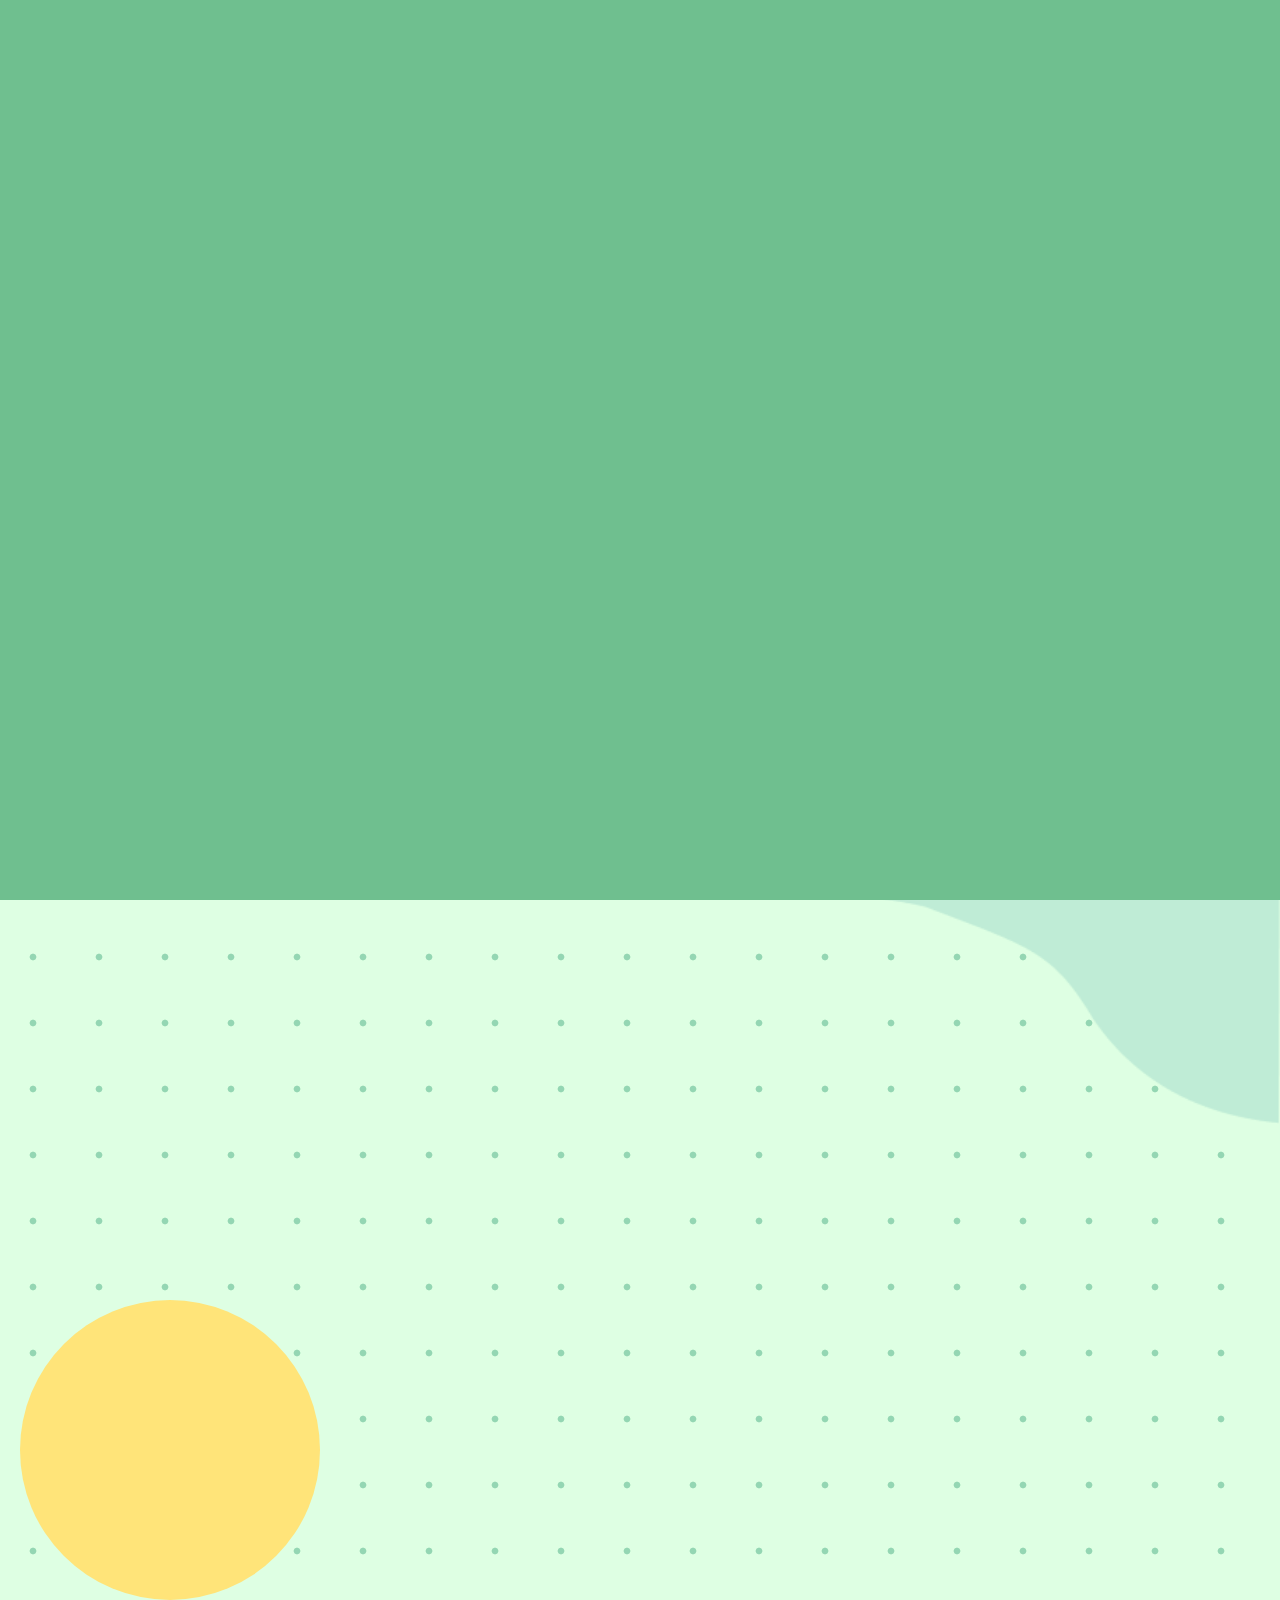
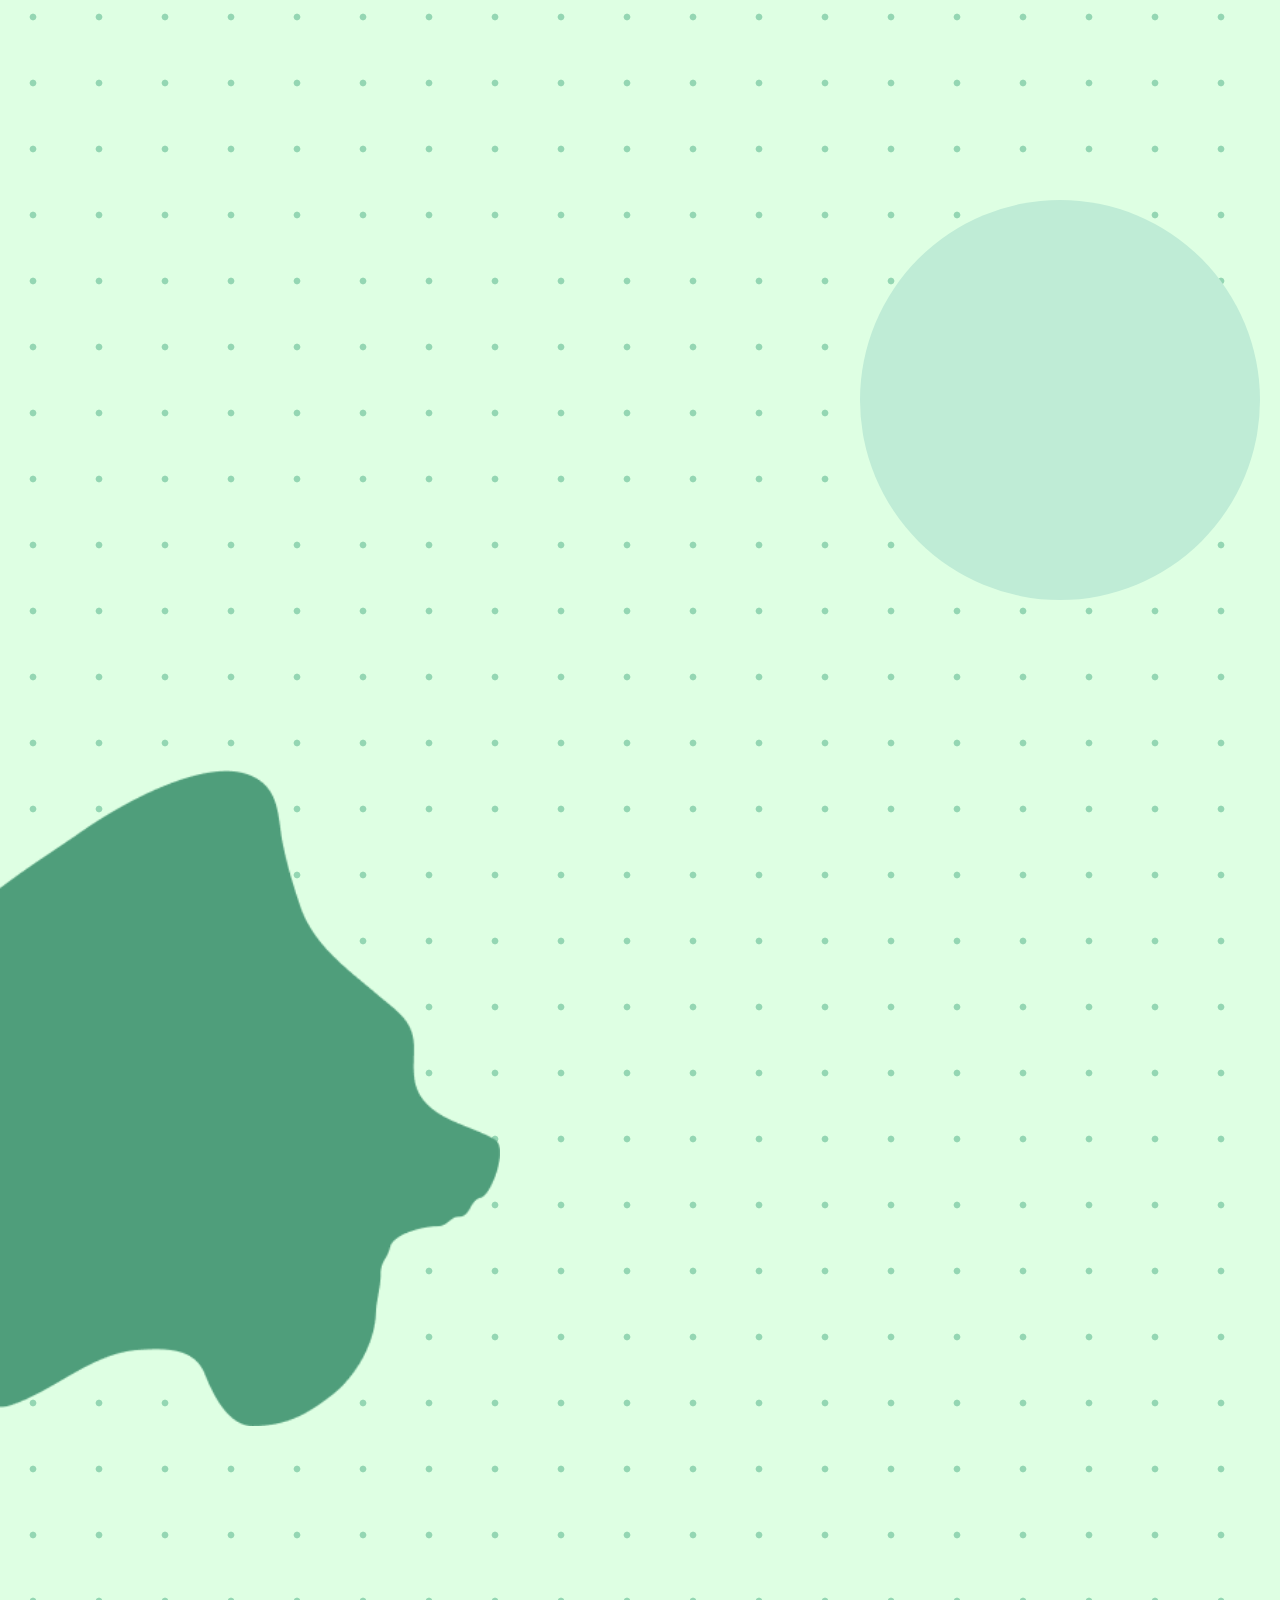
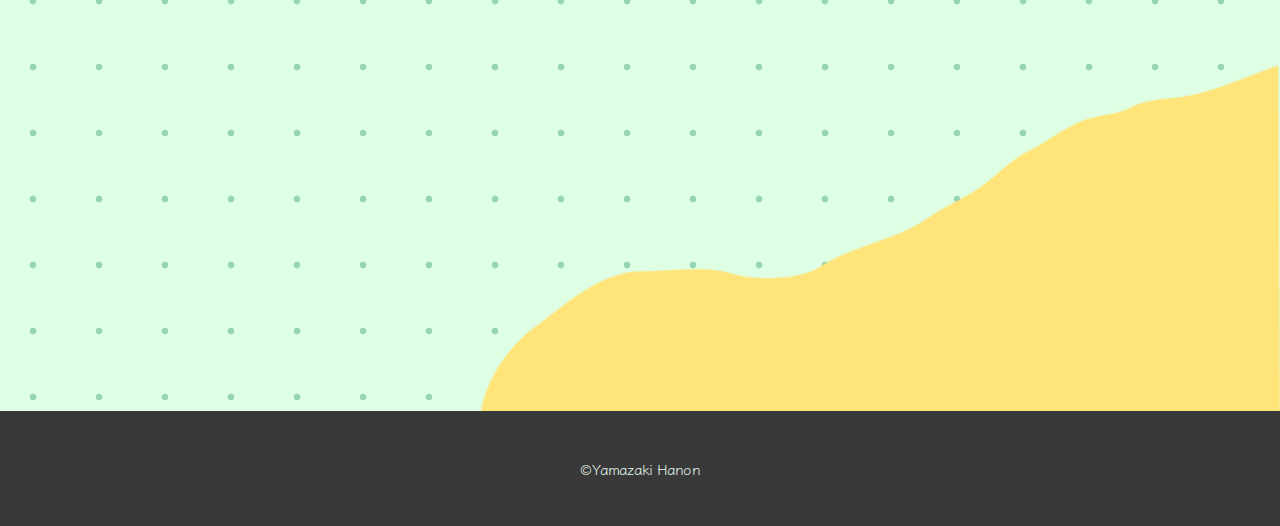
<file: index.html>
<!DOCTYPE html>
<html lang="ja">

<head>
    <meta charset="UTF-8">
    <meta name="viewport" content="width=device-width, initial-scale=1.0">
    <link rel="stylesheet" href="css/reset.css">
    <link rel="stylesheet" href="css/index.css">
    <title>Yamazaki Hanon</title>
</head>

<body>
    <div id="splash">
        <div id="splash_logo"><img src="images/logo.png" class="fadeUp" alt="loading"></div>
    </div>
    <div id="container">
    </div>
    <header id="header-wrapper">
        <!-- ハンバーガーメニューのボタン -->
        <div class="openbtn" onclick="toggleMenu()">
            <span></span>
            <span></span>
            <span></span>
        </div>

        <div class="sp-header">
            <img class="sp-logo" src="images/logo.png">
            <!-- 右寄せナビ -->
            <nav id="nav-menu">
                <ul class="header-nav">
                    <li><a href="#hero-area">Top</a></li>
                    <li><a href="profile.html#header-warraper">Profile</a></li>
                    <li><a href="work.html#header-warraper">Work</a></li>
                </ul>
            </nav>
        </div>
        <!-- 左寄せヒーローエリア -->
        <div class="kasaneru">
            <div class="hero-line">
            </div>
            <div id="hero-area">
            </div>
            <img src="images/logo.png" alt="logo">
        </div>
    </header>

    <div>
        <main>
            <!-- 作品一覧エリア -->
            <section id="work" class="fadein">
                <div class="background-line">
                    <div class="h2">
                        <h2>Work</h2><span>作品一覧</span>
                    </div>
                    <!-- 作品 -->
                    <div class="work-item work01">
                        <div>
                            <img class="pc-img02" src="images/work03-pc.png">
                        </div>
                        <div class="work-note">
                            <p class="year">2025年</p>
                            <p class="work-name">Boulangerie HAL (授業内課題)</p>
                        </div>
                    </div>
                    <div class="work-item work02">
                        <div class="display">
                            <img class="pc-img01" src="images/work01-pc.png">
                            <img class="sp-img01" src="images/work01-sp.png">
                        </div>
                        <div class="work-note">
                            <p class="year">2024年</p>
                            <p class="work-name">チアダンスチーム CHEER JUCIE</p>
                        </div>
                    </div>
                    <!-- view more -->
                    <div class="more display-center">
                        <a href="work.html#header-wrapper" class="more-display">
                            <p>view more</p>
                            <img src="images/arrow.png">
                        </a>
                    </div>
                </div>
            </section>

            <!-- プロフィールエリア -->
            <section id="profile" class="fadein">
                <div class="background-line">
                    <div class="h2">
                        <h2>Profile</h2><span>プロフィール</span>
                    </div>
                    <!-- プロフィール -->
                    <div class="display">
                        <img class="profile-img">
                        <div class="profile-note">
                            <h3 class="my-name">山崎 葉音 <span>(やまざき はのん)</span></h3>
                            <p class="profile-more">愛知県出身<br>HAL名古屋WEB学科在学中</p>
                            <p class="profile-more">メインビジュアルは実家で飼っている犬</p>
                        </div>
                    </div>
                    <div class="more display-right">
                        <a href="profile.html#header-wrapper" class="more-display">
                            <p>view more</p>
                            <img src="images/arrow.png">
                        </a>
                    </div>
                </div>
            </section>

            <!-- jQuery -->
            <script src="https://code.jquery.com/jquery-3.4.1.min.js"
                integrity="sha256-CSXorXvZcTkaix6Yvo6HppcZGetbYMGWSFlBw8HfCJo=" crossorigin="anonymous"></script>
            <!-- 自作のjs -->
            <script src="js/index.js"></script>

            <!-- 背景の図形 -->
            <div class="background">
                <div class="background-shapes">
                    <div class="circle01"></div>
                    <div class="circle02"></div>
                    <img class="background-img01" src="images/vector01-01.png">
                    <img class="background-img02" src="images/vector01-02.png">
                    <img class="background-img03" src="images/vector01-03.png">
                </div>
            </div>
        </main>
        <!-- フッターエリア -->
        <section class="footer-section">
            <footer id="footer">
                <p class="small-text">©Yamazaki Hanon</p>
            </footer>
        </section>
    </div>
</body>

</html>
</file>
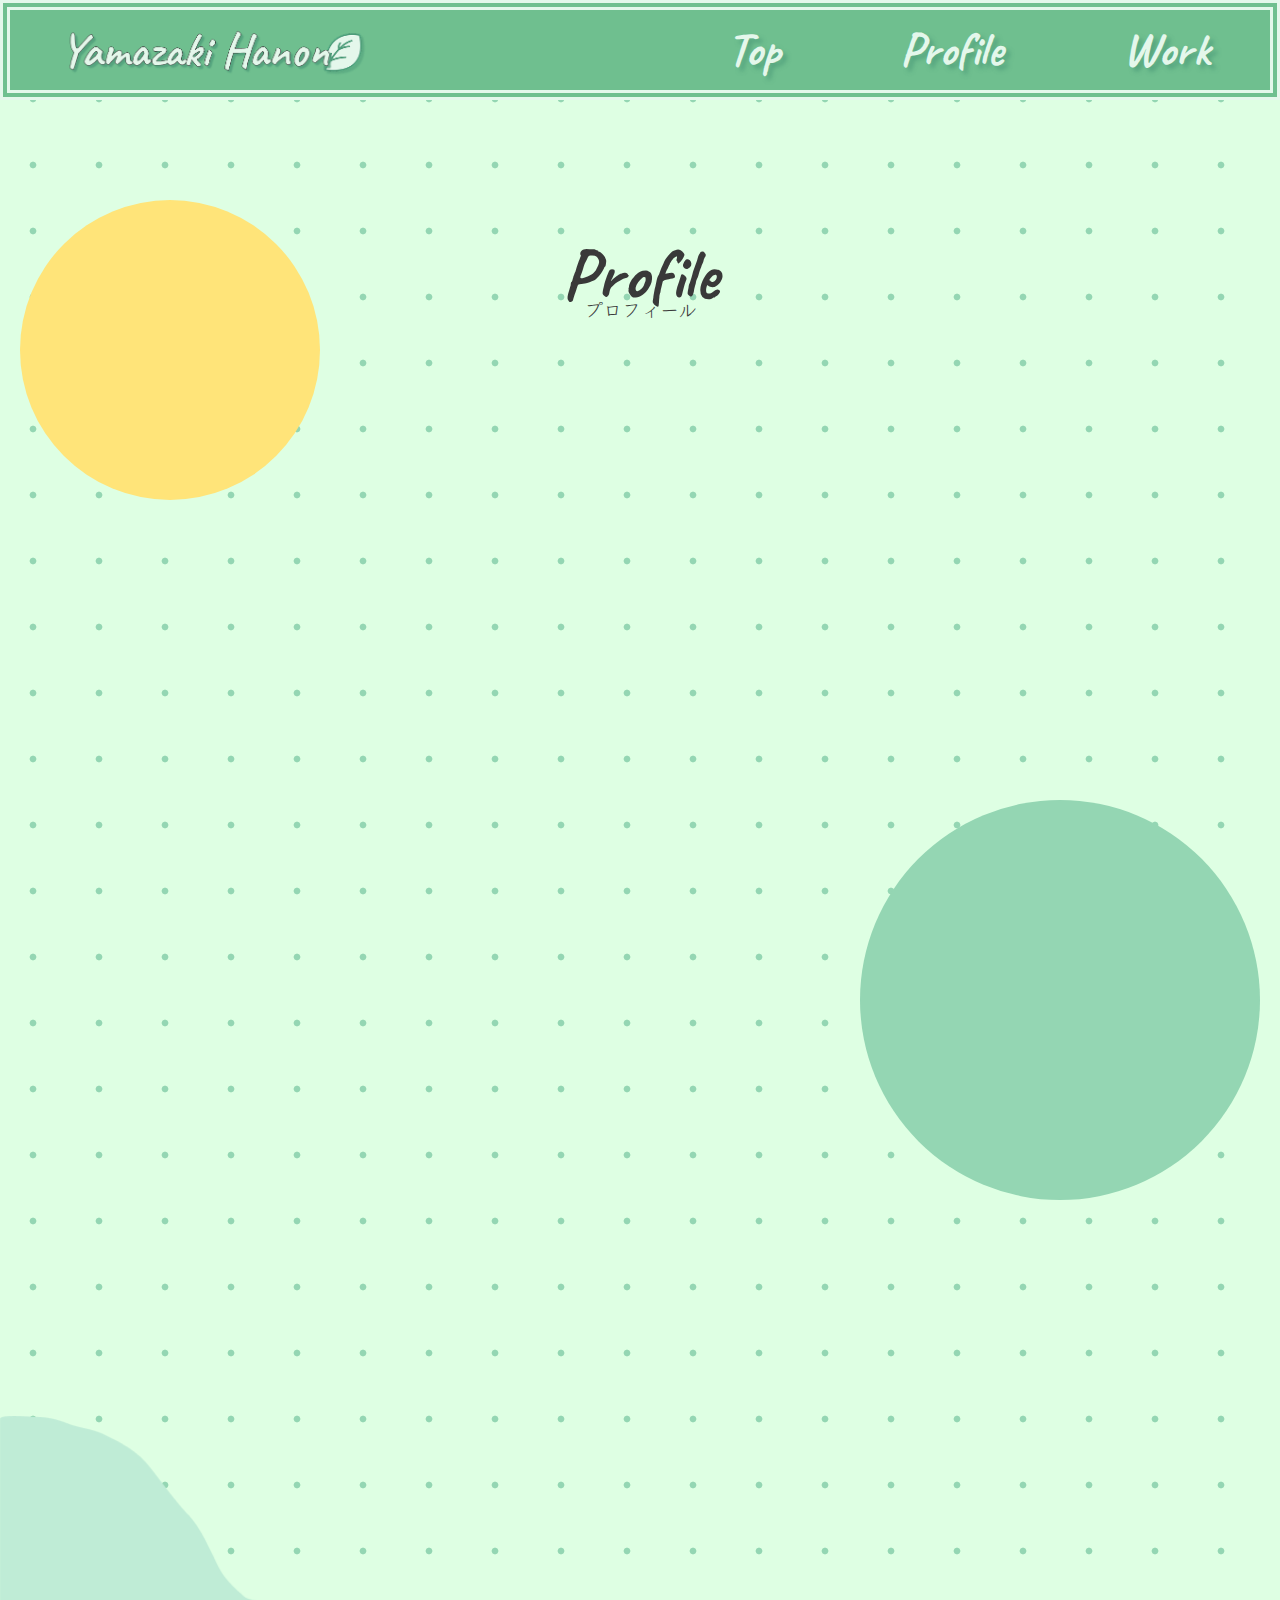
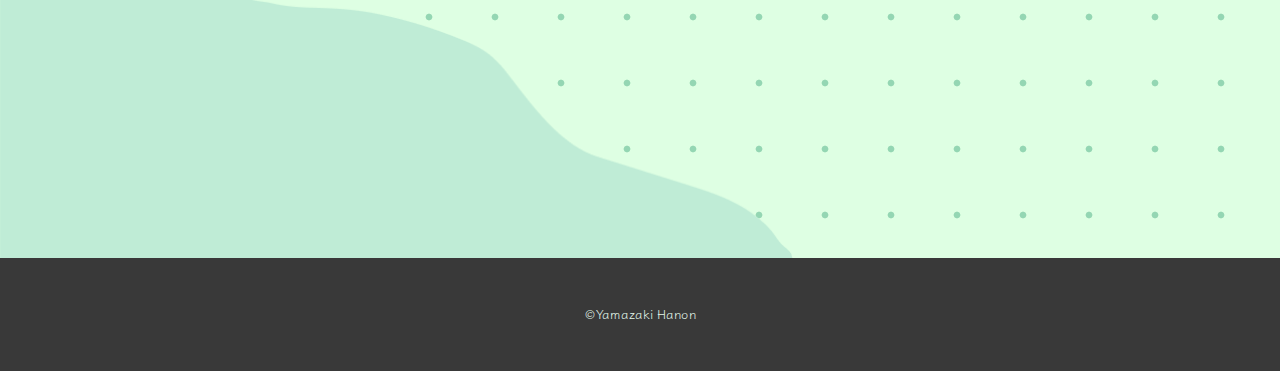
<file: profile.html>
<!DOCTYPE html>
<html lang="ja">

<head>
    <meta charset="UTF-8">
    <meta name="viewport" content="width=device-width, initial-scale=1.0">
    <link rel="stylesheet" href="css/reset.css">
    <link rel="stylesheet" href="css/style.css">
    <link rel="stylesheet" href="css/profile.css">
    <title>Yamazaki Hanon | Profile</title>
</head>

<body>
    <header id="header-wrapper">
        <!-- ハンバーガーメニューのボタン -->
        <div class="openbtn" onclick="toggleMenu()">
            <span></span>
            <span></span>
            <span></span>
        </div>
        <!-- 横並びナビ -->
        <h1 class="logo">
            <a href="index.html#hero-area">
                <img src="images/logo.png" alt="Yamazaki Hanon">
            </a>
        </h1>
        <nav id="nav-menu">
            <ul class="header-nav">
                <li><a href="index.html#hero-area">Top</a></li>
                <li><a href="profile.html#header-warraper">Profile</a></li>
                <li><a href="work.html#header-warraper">Work</a></li>
            </ul>
        </nav>
    </header>

    <div>
        <main>
            <!-- 作品一覧エリア -->
            <section id="profile">
                <div>
                    <div class="h2">
                        <h2>Profile</h2><span>プロフィール</span>
                    </div>
                    <!-- 作品 -->
                    <div class="profile-item">
                        <div class="display fadein">
                            <img class="profile-img">
                            <div class="profile-note">
                                <h3 class="my-name">山崎 葉音 <span>(やまざき はのん)</span></h3>
                                <div class="profile01">
                                    <div class="profile-display">
                                        <p class="profile-more">出身：</p>
                                        <p class="profile-more2">愛知県</p>
                                    </div>

                                    <div class="profile-display">
                                        <p class="profile-more">趣味：</p>
                                        <p class="profile-more2">読書、音楽鑑賞、ダンス</p>
                                    </div>

                                    <div class="profile-display">
                                        <p class="profile-more">検定：</p>
                                        <p class="profile-more2">Webデザイナー検定ベーシック</p>
                                    </div>

                                    <div class="profile-display">
                                        <p class="profile-more">受賞：</p>
                                        <div class="profile-more2">
                                            <p>2024年前期HAL3校合同学内コンテスト銅賞</p>
                                            <p>2024年後期HAL3校合同学内コンテスト構成力賞</p>
                                            <p>HAL EVENT WEEK　デザイン賞</p>
                                        </div>
                                    </div>
                                </div>
                                <div>
                                    <p class="profile-more2">メインビジュアルは実家で飼っている犬</p>
                                    <p class="profile-more2">クラス委員長を1年間、レク委員を経験した</p>
                                </div>
                                <!-- <p class="mail">mail:yamazaki.hanon20050809@gmail.com</p> -->
                            </div>
                        </div>
                    </div>
                    <div class="profile-item fadein">
                        <ul class="timeline">
                            <li class="timeline-item">
                                <p class="year">2005 8月</p>
                                <p class="content">
                                    愛知県で生まれる
                                </p>
                            </li>
                            <li class="timeline-item">
                                <p class="year">2021 4月</p>
                                <p class="content">
                                    名古屋市立名古屋商業高等学校に入学
                                </p>
                            </li>
                            <li class="timeline-item">
                                <p class="year">2024 3月</p>
                                <p class="content">
                                    名古屋市立名古屋商業高等学校を卒業、情報処理について学んだ
                                </p>
                            </li>
                            <li class="timeline-item">
                                <p class="year">2024 4月</p>
                                <p class="content">HAL名古屋Web学科に入学</p>
                            </li>
                            <li class="timeline-item">
                                <p class="year">2026 3月</p>
                                <p class="content">HAL名古屋Web学科卒業見込み</p>
                            </li>
                        </ul>
                    </div>
                    <div class="profile-item fadein">
                        <!-- <div>
                            <img class="pc-img02" src="images/work02-pc.png">
                        </div> -->
                        <div class="word-note">
                            <p class="word-title">◇使用可能なツール・言語</p>
                            <p class="word">・Visual Studio Code / HTML / CSS / Java Script / PHP</p>
                            <p class="word">・Adobe Photoshop / Adobe illustrator</p>
                            <p class="word">・Microsoft Word / Microsoft Excel / Microsoft PowerPoint</p>
                        </div>
                    </div>
                </div>
            </section>

            <!-- フッターエリア -->
            <section class="footer-section">
                <footer id="footer">
                    <p class="small-text">©Yamazaki Hanon</p>
                </footer>
            </section>

            <!-- 背景の図形 -->
            <div class="background">
                <div class="background-shapes">
                    <div class="circle01"></div>
                    <div class="circle02"></div>
                    <img class="background-img01" src="images/vector02-01.png">
                </div>
            </div>

            <!-- jQuery -->
            <script src="https://code.jquery.com/jquery-3.4.1.min.js"
                integrity="sha256-CSXorXvZcTkaix6Yvo6HppcZGetbYMGWSFlBw8HfCJo=" crossorigin="anonymous"></script>
            <!-- 自作のjs -->
            <script src="js/main.js"></script>
        </main>
    </div>
</body>

</html>
</file>
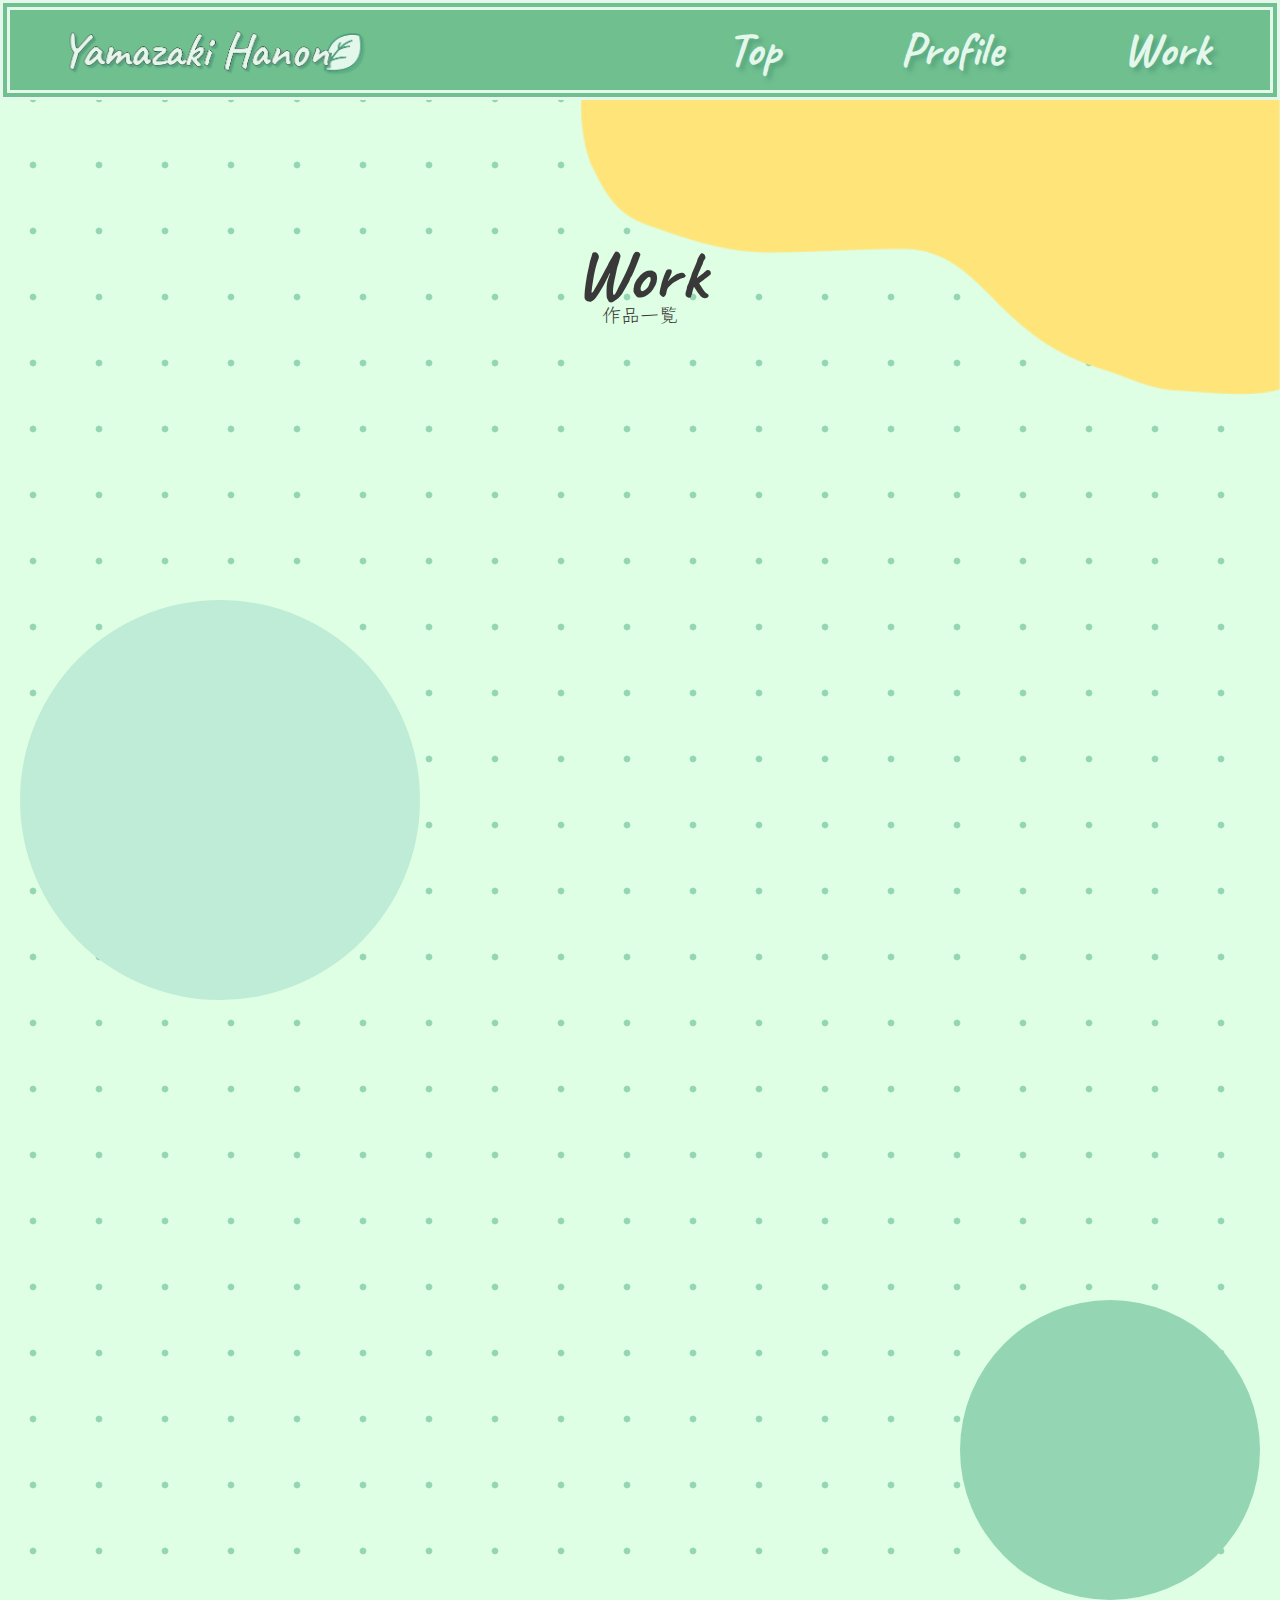
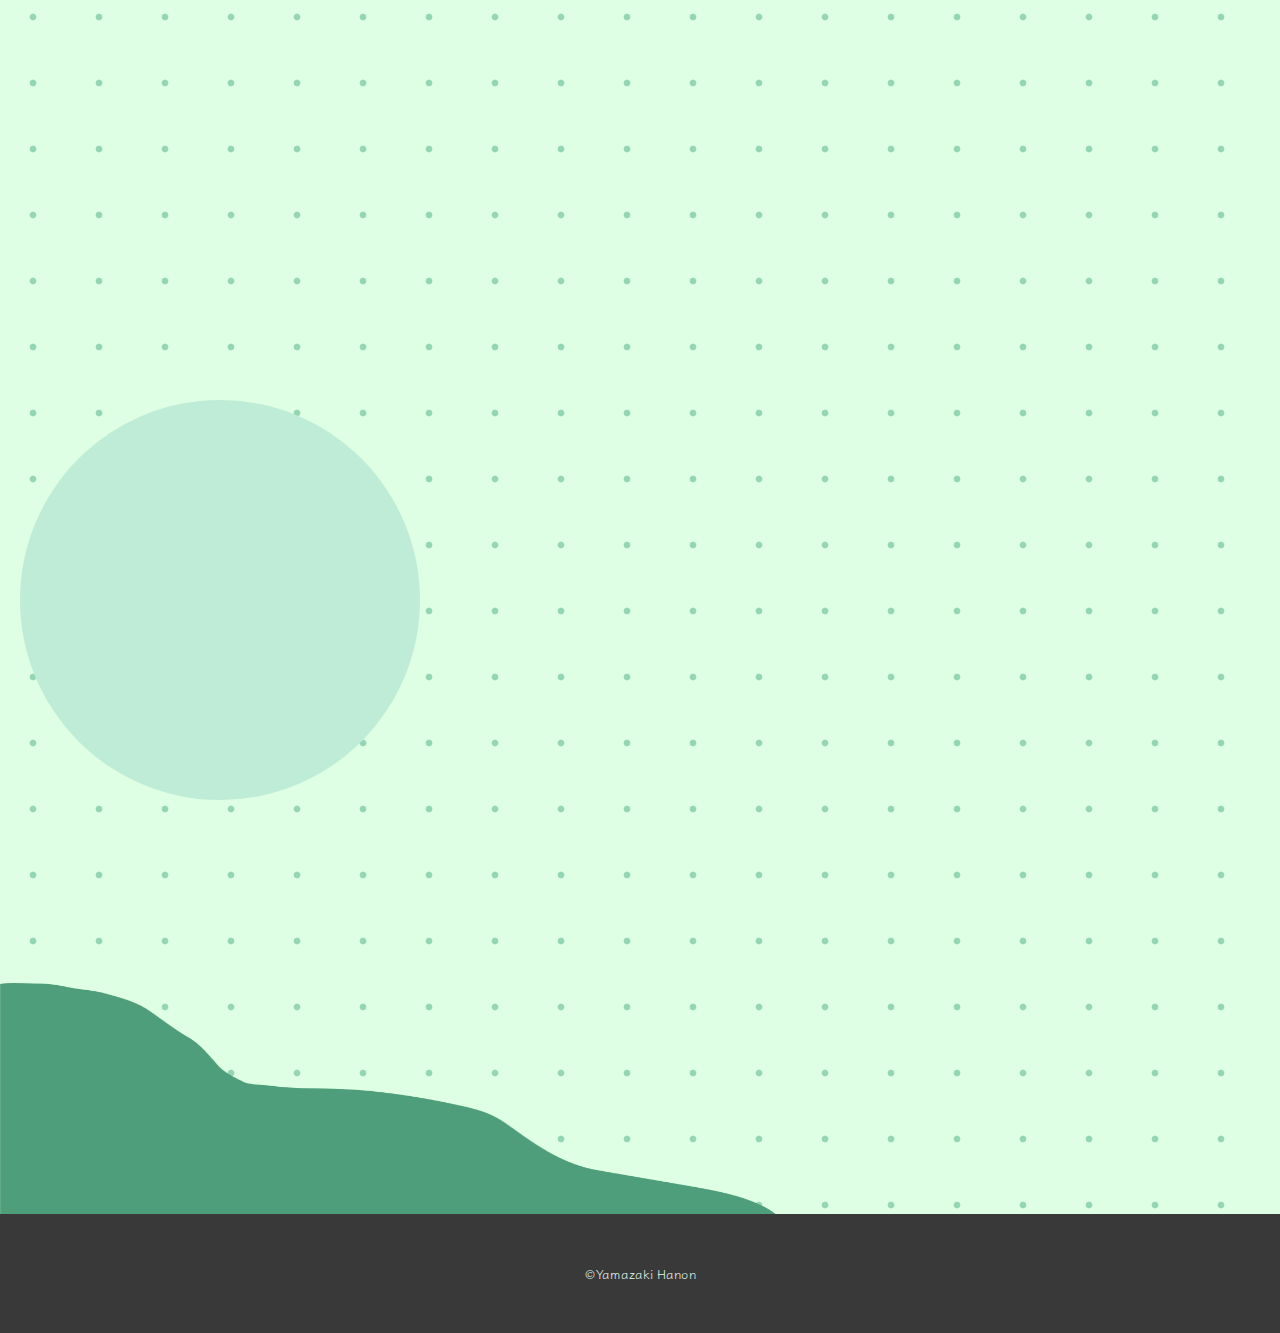
<file: work.html>
<!DOCTYPE html>
<html lang="ja">

<head>
    <meta charset="UTF-8">
    <meta name="viewport" content="width=device-width, initial-scale=1.0">
    <link rel="stylesheet" href="css/style.css">
    <link rel="stylesheet" href="css/work.css">
    <title>Yamazaki Hanon | Work</title>
</head>

<body>
    <header id="header-wrapper">
        <!-- ハンバーガーメニューのボタン -->
        <div class="openbtn" onclick="toggleMenu()">
            <span></span>
            <span></span>
            <span></span>
        </div>
        <!-- 横並びナビ -->
        <h1 class="logo">
            <a href="index.html#hero-area">
                <img src="images/logo.png" alt="Yamazaki Hanon">
            </a>
        </h1>
        <nav id="nav-menu">
            <ul class="header-nav">
                <li><a href="index.html#hero-area">Top</a></li>
                <li><a href="profile.html#header-warraper">Profile</a></li>
                <li><a href="work.html#header-warraper">Work</a></li>
            </ul>
        </nav>
    </header>

    <div>
        <main>
            <!-- 作品一覧エリア -->
            <section id="work">
                <div class="h2">
                    <h2>Work</h2><span>作品一覧</span>
                </div>
                <!-- 作品 -->
                <div class="work-item fadein">
                    <div>
                        <img class="pc-img02" src="images/work03-pc.png">
                    </div>
                    <ul class="accordion-area">
                        <li class="work-note">
                            <section>
                                <div class="title">
                                    <p class="year">2025年</p>
                                    <h3 class="work-name"><a href="work03/index.html" target="_blank">Boulangerie HAL
                                            (授業内課題)</a></h3>
                                </div>
                                <div class="box">
                                    <div class="overview1">
                                        <h4 class="overview-title">＜作品概要＞</h4>
                                        <p>作業ツール：Visual Studio Code(HTML、CSS、JS)</p>
                                        <p>作業時間：約40時間</p>
                                        <p>ターゲットユーザー：</p>
                                        <p>30代〜40代の代官山エリア在住・在勤の30代〜50代の男女。質の高い食品を求める層。</p>
                                    </div>
                                    <div class="overview2">
                                        <p>学校の課題で制作したサイトでレスポンシブ対応の作品です。</p>
                                        <p>
                                            30～50代の男女がターゲット層なので、あまり派手な色はつかわずに、シンプルで温かみのある茶色やベージュ色を使いました。
                                            大人っぽい雰囲気をだすため、フォントは明朝体を使いました。
                                        </p>
                                    </div>
                                </div>
                            </section>
                        </li>
                    </ul>
                </div>

                <div class="work-item fadein">
                    <div class="display">
                        <img class="pc-img01" src="images/work01-pc.png">
                        <img class="sp-img01" src="images/work01-sp.png">
                    </div>
                    <ul class="accordion-area">
                        <li class="work-note">
                            <section>
                                <div class="title">
                                    <p class="year">2024年</p>
                                    <h3 class="work-name"><a href="https://hanon809.github.io/hanon809-work02.github.io-/" target="_blank">
                                            チアダンスチーム CHEER JUCIE</a></h3>
                                </div>
                                <div class="box overview">
                                    <div class="overview1">
                                        <h4 class="overview-title">＜作品概要＞</h4>
                                        <p>作業ツール：Visual Studio Code(HTML、CSS、JS、PHP)、PhotoShop</p>
                                        <p>作業時間：約70時間</p>
                                        <p>ターゲットユーザー：ダンスを習いたい3歳～18歳の女の子または親</p>

                                    </div>
                                    <div class="overview2">
                                        <p>学校で行われた就職プレゼンテーションに向けて制作したサイトでレスポンシブ対応の作品です。</p>
                                        <p>
                                            私の伯母がやっているダンスチームなのできちんと許可を得て制作をしました。
                                            長久手市で活動をしているチアダンスチームCHEER JUCIEのサイトです。様々な情報を知ることができるサイトで、お問い合わせもすることができます。
                                            色をたくさん使うことで楽しい雰囲気を表しています。
                                            通っている生徒はみんな女の子なので、かわいらしい雰囲気を出すために画像の角を丸くしたり、角が丸いフォントを使用しました。
                                        </p>
                                    </div>
                                </div>
                            </section>
                        </li>
                    </ul>
                </div>


                <div class="work-item fadein">
                    <div>
                        <img class="pc-img02" src="images/work02-pc.png">
                    </div>
                    <ul class="accordion-area">
                        <li class="work-note">
                            <section>
                                <div class="title">
                                    <p class="year">2024年</p>
                                    <h3 class="work-name"><a href="https://hanon809.github.io/hanon809-work01.github.io-/" class="sp-link"
                                            target="_blank">Cafe de PARIS (授業内課題)</a></h3>
                                </div>
                                <div class="box overview">
                                    <div class="overview1">
                                        <h4 class="overview-title">＜作品概要＞</h4>
                                        <p>作業ツール：Visual Studio Code(HTML、CSS)</p>
                                        <p>作業時間：約30時間</p>
                                        <p>ターゲットユーザー：20代～30代の男女がメイン</p>
                                    </div>
                                    <div class="overview2">
                                        <p>学校の課題で制作したサイトです。</p>
                                        <p>
                                            20～30代の男女がターゲット層なので明るく温かみを感じるデザインを意識しました。
                                            温かみを感じるデザインにするために、白色をベースにヘッダーを茶色、明るさを表現するためにあしらいなどにたくさんの色を使いました。
                                            また、柔らかさをだすためにフォントは丸ゴシックを使いました。
                                        </p>
                                    </div>
                                </div>
                            </section>
                        </li>
                    </ul>
                </div>
            </section>

            <!-- フッターエリア -->
            <section class="footer-section">
                <footer id="footer">
                    <p class="small-text">©Yamazaki Hanon</p>
                </footer>
            </section>

            <!-- 背景の図形 -->
            <div class="background">
                <div class="background-shapes">
                    <div class="circle01"></div>
                    <div class="circle02"></div>
                    <div class="circle03"></div>
                    <img class="background-img01" src="images/vector03-01.png">
                    <img class="background-img02" src="images/vector03-02.png">
                </div>
            </div>

            <!-- jQuery -->
            <script src="https://code.jquery.com/jquery-3.4.1.min.js"
                integrity="sha256-CSXorXvZcTkaix6Yvo6HppcZGetbYMGWSFlBw8HfCJo=" crossorigin="anonymous"></script>
            <!-- 自作のjs -->
            <script src="js/main.js"></script>
        </main>
    </div>
</body>

</html>
</file>
<file: css/index.css>
@charset "utf-8";

/* 基本要素の設定------------------------------------------------------------ */
/* Google Fontから */
@import url('https://fonts.googleapis.com/css2?family=Caveat:wght@400..700&family=Kiwi+Maru:wght@300;400;500&family=Noto+Serif+JP:wght@200..900&family=Sawarabi+Mincho&family=Zen+Maru+Gothic:wght@700&display=swap');
@import url('https://fonts.googleapis.com/css2?family=Caveat:wght@400..700&family=Kiwi+Maru:wght@300;400;500&family=Klee+One&family=Noto+Serif+JP:wght@200..900&family=Sawarabi+Mincho&family=Zen+Maru+Gothic:wght@700&display=swap');

html{
    font-size: 16px;
}

* {
    margin: 0;
    padding: 0;
    text-decoration: none;
    list-style: none;
    box-sizing: border-box;
    font-family: "Klee One", serif;
    color: #393939;
}

/* 共通 ------------------------------------------------------------- */
/* 背景 */
body {
    position: relative;
    background-image: url(../images/doodad.png);
    background-size: auto;
}

/* フェードイン */
.fadein {
    opacity: 0;
    transform: translateY(-50px);
    transition: opacity 0.6s ease-out, transform 0.6s ease-out;
}

/* Loading画面 ------------------------------------------------------------ */
#splash {
    position: fixed;
    width: 100%;
    height: 100%;
    z-index: 999;
    background: #6FBF8F;
    text-align: center;
    color: #393939;
}

/* Loading画像中央配置　*/
#splash_logo {
    position: absolute;
    top: 50%;
    left: 50%;
    transform: translate(-50%, -50%);
}

/* Loading アイコンの大きさ設定　*/
#splash_logo img {
    width: 400px;
}

/* fadeUpをするアイコンの動き */
.fadeUp {
    animation-name: fadeUpAnime;
    animation-duration: 0.5s;
    animation-fill-mode: forwards;
    opacity: 0;
}

@keyframes fadeUpAnime {
    from {
        opacity: 0;
        transform: translateY(100px);
    }

    to {
        opacity: 1;
        transform: translateY(0);
    }
}

/* ヘッダー----------------------------------------------------------------- */
#header-wrapper {
    position: relative;
    z-index: 100;
    width: 100%;
    height: 100vh;
    margin: 0 auto;
}

/* 点線 */
.hero-line {
    position: absolute;
    top: 0;
    right: 0;
    bottom: 0;
    left: 0;
    z-index: 1;
    width: 98%;
    height: 96vh;
    margin: auto;
    border-radius: 10px;
    border: 10px double #E4F7EB;
}

/* ナビ */
nav {
    position: absolute;
    top: 0;
    right: 0;
    width: 25%;
    height: 100vh;
    background-color: #6FBF8F;

}

.header-nav {
    margin: 200px 0;
}

li {
    width: 100%;
    height: auto;
    margin-bottom: 100px;
    text-align: center;
    line-height: .7;
}

li a {
    color: #E4F7EB;
    text-shadow: 4px 4px 4px rgba(79, 158, 123, 0.8);
    font-size: 50px;
    font-family: "Caveat", serif;
    font-weight: 700;
    transition: .4s;
}

li a:hover {
    color: #FFE479;
}

/* ハンバーガーボタンのスタイル */
.openbtn {
    display: none;
    position: fixed;
    top: 20px;
    right: 20px;
    z-index: 101;
    width: 45px;
    height: 40px;
    cursor: pointer;
}

.openbtn span {
    display: block;
    width: 100%;
    height: 5px;
    margin-bottom: 10px;
    border-radius: 5px;
    background-color: #E4F7EB;
    border: .5px solid #393939;
    transition: all 0.4s;
}

.openbtn.active span:nth-of-type(1) {
    transform: translateY(15px) rotate(45deg);
}

.openbtn.active span:nth-of-type(2) {
    opacity: 0;
}

.openbtn.active span:nth-of-type(3) {
    transform: translateY(-15px) rotate(-45deg);
}

/* ヒーローエリア ---------------------------------------------------------- */
#hero-area {
    width: 100%;
    height: 100vh;
    background-image: url(../images/hero.JPEG);
    background-position: left;
    background-size: cover;
}

/* ヒーローエリアに重ねる */
.kasaneru {
    position: relative;
    width: 75%;
}

/* ヒーローエリアに重ねる文字 */
.kasaneru img {
    position: absolute;
    width: 500px;
    bottom: 5%;
    left: 5%;
}

.sp-logo {
    display: none;
}

/* メインコンテンツ共通 ------------------------------------------------------------ */
/* 背景の破線囲み */
.background-line {
    margin: 0;
    padding: 70px 30px;
    border: 10px double #E4F7EB;
    border-radius: 20px;
}

/* view more */
.more {
    width: 240px;
    background-color: #FFE479;
    border-radius: 50px;
    border: 1px solid #000000;
    font-size: 20px;
    transition: .4s;
}

.more-display {
    display: flex;
    justify-content: space-between;
    width: 150px;
    margin: 0 auto;
    padding: 7px 0;
}

.more a {
    color: #393939;
}

.more:hover {
    background-color: #E4F7EB;
    border: 1px solid #4F9E7B;
}

.more img {
    width: 25px;
    aspect-ratio: 1/1;
}

/* work ----------------------------------------------------------------- */
#work {
    width: 1000px;
    margin: 150px auto 0 auto;
    padding: 20px;
    background: #6FBF8F;
    border-radius: 30px;
    box-shadow: 0px 0px 10px rgba(0, 0, 0, 0.5);
}

/* more中央寄せ */
.display-center {
    margin: 0 auto;
}

/* タイトル */
.h2 {
    margin-bottom: 50px;
    text-align: center;
    color: #393939;
}

h2 {
    margin-bottom: -10px;
    font-family: "Caveat", serif;
    font-weight: 700;
    font-size: 70px;
    line-height: 1;
}

/* タイトルの小文字 */
.h2 span {
    font-size: 20px;
}

/* 作品 */
.work-item {
    margin-bottom: 100px;
}

/* displayで横並び */
.display {
    display: flex;
    justify-content: space-between;
    width: 100%;
    height: 320px;
}

/* デザイン(SPあり) */
.pc-img01 {
    width: auto;
    height: 100%;
    border-radius: 10px;
    border: 1px solid black;
    box-shadow: 0 0 10px rgba(0, 0, 0, 0.5);
}

.sp-img01 {
    width: auto;
    height: 100%;
    border-radius: 10px;
    border: 1px solid black;
    box-shadow: 0 0 10px rgba(0, 0, 0, 0.5);
}

/* デザイン(SPなし) */
.pc-img02 {
    width: 100%;
    height: auto;
    border-radius: 10px;
    border: 1px solid black;
    box-shadow: 0 0 10px rgba(0, 0, 0, 0.5);
}

/* 作品詳細 */
.work-note {
    width: 100%;
    margin-top: 30px;
}

/* 作成年 */
.year {
    font-size: 20px;
}

/* 作品名 */
.work-name {
    font-size: 30px;
}

/* プロフィール --------------------------------------------------------------- */
#profile {
    width: 1000px;
    margin: 150px auto 200px auto;
    padding: 20px;
    background: #6FBF8F;
    border-radius: 30px;
    box-shadow: 0px 0px 10px rgba(0, 0, 0, 0.5);
}

.profile-img {
    width: 320px;
    aspect-ratio: 1/1;
    background-image: url(../images/photo.JPEG);
    background-size: cover;
    background-position: bottom;
    border-radius: 50%;
    border: 1px solid black;
    box-shadow: 0 0 10px rgba(79, 158, 123, 0.5);
}

.profile-note {
    width: 520px;
    padding: 40px 0;
}

.my-name {
    margin-bottom: 30px;
    font-size: 50px;
    font-weight: normal;
}

.my-name span {
    font-size: 30px;
}

.profile-more {
    font-size: 30px;
}

/* more 右寄せ */
.display-right {
    margin-left: auto;
}

/* フッター-------------------------------------------------------------------- */
.footer-section {
    position: relative;
    width: 100%;
    height: auto;
}

#footer {
    width: 100%;
    height: auto;
    background-color: #393939;
    font-size: 17px;
}

.small-text {
    padding: 50px;
    text-align: center;
    font-size: 15px;
    color: #E4F7EB;
}

/* 背景の図形 ------------------------------------------------- */
.background {
    position: absolute;
    top: 0;
    right: 0;
    bottom: 0;
    left: 0;
    z-index: -100;
}

.circle01 {
    position: absolute;
    top: 1300px;
    left: 20px;
    z-index: -10;
    width: 300px;
    aspect-ratio: 1/1;
    background-color: #FFE479;
    border-radius: 50%;
}

.circle02 {
    position: absolute;
    top: 1800px;
    right: 20px;
    z-index: -10;
    width: 400px;
    aspect-ratio: 1/1;
    background-color: #BFECD6;
    border-radius: 50%;
}

.background-img01 {
    position: absolute;
    top: 600px;
    right: 0;
    z-index: -10;
    width: 800px;
    height: auto;
}

.background-img02 {
    position: absolute;
    bottom: 700px;
    left: 0;
    z-index: -10;
    width: 500px;
    height: auto;
}

.background-img03 {
    position: absolute;
    bottom: 100px;
    right: 0;
    z-index: -10;
    width: 800px;
    height: auto;
}

/* スマホ対応　 ------------------------------------------------------- */
@media (max-width: 440px) {

    /* ハンバーガーメニュー -------------------------------------------- */
    .openbtn {
        display: block;
    }

    nav {
        display: none;
    }

    /* Loading画面 ------------------------------------------------------------ */
    #splash {
        position: fixed;
        width: 100%;
        height: 100vh;
        z-index: 999;
        background: #6FBF8F;
        text-align: center;
        color: #393939;
    }

    /* Loading画像中央配置　*/
    #splash_logo {
        position: absolute;
        top: 50%;
        left: 50%;
        transform: translate(-50%, -50%);
    }

    /* Loading アイコンの大きさ設定　*/
    #splash_logo img {
        width: 300px;
    }

    /* fadeUpをするアイコンの動き */
    .fadeUp {
        animation-name: fadeUpAnime;
        animation-duration: 0.5s;
        animation-fill-mode: forwards;
        opacity: 0;
    }

    @keyframes fadeUpAnime {
        from {
            opacity: 0;
            transform: translateY(100px);
        }

        to {
            opacity: 1;
            transform: translateY(0);
        }
    }

    /* ヘッダー----------------------------------------------------------------- */
    #header-wrapper {
        position: relative;
        z-index: 100;
        width: 100%;
        height: 100vh;
        margin: 0 auto;
    }

    /* 点線 */
    .hero-line {
        display: none;
    }

    .header-nav {
        display: flex;
        flex-direction: column;
        justify-content: center;
        width: 100%;
        height: 70%;
        margin: 120px 0;
    }

    .header-nav li {
        width: fit-content;
        height: auto;
        margin: auto;
        text-align: center;
        line-height: .7;
    }

    .header-nav li a {
        color: #E4F7EB;
        text-shadow: 4px 4px 4px rgba(79, 158, 123, 0.8);
        font-size: 40px;
        font-family: "Caveat", serif;
        font-weight: 700;
        transition: .4s;
    }

    .header-nav li a:hover {
        color: #FFE479;
    }


    /* ナビゲーションメニューのスタイル（モバイル用） */
    #nav-menu {
        display: none;
        position: fixed;
        top: 0;
        right: 0;
        width: 100%;
        height: 100vh;
        background: #6FBF8F;
        text-shadow: 4px 4px 4px rgba(79, 158, 123, 0.8);
        z-index: 100;
    }

    #nav-menu.active {
        display: block;
    }

    #nav-menu ul li {
        text-align: center;
    }

    #nav-menu ul li a {
        color: #E4F7EB;
        font-weight: 700px;
        font-size: 40px;
    }


    /* ヒーローエリア ---------------------------------------------------------- */
    #hero-area {
        width: 100%;
        height: 100vh;
        background-image: url(../images/hero-sp.JPEG);
        background-position: top;
        background-size: cover;
    }


    /* ヒーローエリアに重ねる */
    .kasaneru {
        position: relative;
        width: 100%;
    }

    /* ヒーローエリアに重ねる文字 */
    .kasaneru img {
        display: none;
    }

    .sp-header {
        position: fixed;
        z-index: 100;
        display: flex;
        justify-content: space-between;
        width: 100%;
        height: 80px;
        /* background-color: #6FBF8F; */
    }

    .sp-logo {
        display: block;
        width: auto;
        height: 100%;
        margin-left: 20px;
        padding: 15px 0;
    }


    /* メインコンテンツ共通 ------------------------------------------------------------ */
    /* 背景の破線囲み */
    .background-line {
        height: auto;
        margin: 0;
        padding: 10px;
        border: 10px double #E4F7EB;
        border-radius: 20px;
    }

    /* view more */
    .more {
        width: 130px;
        height: 40px;
        background-color: #FFE479;
        border-radius: 50px;
        border: 1px solid #000000;
        font-size: 13px;
        transition: .4s;
    }

    .more-display {
        display: flex;
        justify-content: space-between;
        width: 80px;
        margin: auto;
    }

    .more a {
        display: flex;
        margin: auto;
        color: #393939;
    }

    .more:hover {
        background-color: #E4F7EB;
        border: 1px solid #4F9E7B;
    }

    .more img {
        width: 13px;
        aspect-ratio: 1/1;
    }

    /* work ----------------------------------------------------------------- */
    #work {
        width: 90%;
        margin: 80px auto 0 auto;
        padding: 20px;
        background: #6FBF8F;
        border-radius: 30px;
        box-shadow: 0px 0px 10px rgba(0, 0, 0, 0.5);
    }

    /* more中央寄せ */
    .display-center {
        margin: 0 auto;
    }

    /* タイトル */
    .h2 {
        margin: 10px 0;
        text-align: center;
        color: #393939;
    }

    h2 {
        font-family: "Caveat", serif;
        font-weight: 700;
        font-size: 40px;
        line-height: .7;
    }

    /* タイトルの小文字 */
    .h2 span {
        font-size: 15px;
    }

    /* 作品 */
    .work-item {
        margin-bottom: 50px;
    }

    /* displayで横並び */
    .display {
        display: flex;
        justify-content: space-between;
        width: 100%;
        height: 100px;
    }

    /* デザイン(SPあり) */
    .pc-img01 {
        width: auto;
        height: 100%;
        border-radius: 10px;
        border: 1px solid black;
        box-shadow: 0 0 10px rgba(0, 0, 0, 0.5);
    }

    .sp-img01 {
        width: auto;
        height: 100%;
        border-radius: 10px;
        border: 1px solid black;
        box-shadow: 0 0 10px rgba(0, 0, 0, 0.5);
    }

    /* デザイン(SPなし) */
    .pc-img02 {
        width: 100%;
        height: 100%;
        border-radius: 10px;
        border: 1px solid black;
        box-shadow: 0 0 10px rgba(0, 0, 0, 0.5);
    }

    /* 作品詳細 */
    .work-note {
        width: 100%;
        margin-top: 30px;
    }

    /* 作成年 */
    .year {
        font-size: 15px;
    }

    /* 作品名 */
    .work-name {
        font-size: 18px;
    }

    /* プロフィール --------------------------------------------------------------- */
    #profile {
        width: 90%;
        padding: 20px;
        margin: 80px auto 100px auto;
        background: #6FBF8F;
        border-radius: 30px;
        box-shadow: 0px 0px 10px rgba(0, 0, 0, 0.5);
    }

    #profile .display {
        width: 100%;
        height: auto;
        display: flex;
        flex-direction: column;
    }

    .profile-img {
        width: 80%;
        aspect-ratio: 1/1;
        margin: 0 auto;
    }

    .profile-note {
        width: 100%;
        padding: 20px;
    }

    .my-name {
        margin-bottom: 10px;
        font-weight: normal;
        font-size: 25px;
    }

    .my-name span {
        font-size: 12px;
    }

    .profile-more {
        font-size: 17px;
    }

    /* more 右寄せ */
    .display-right {
        margin: 50px auto 0 auto;
    }

    /* フッター-------------------------------------------------------------------- */
    .footer-section {
        position: relative;
        width: 100%;
        height: auto;
    }

    #footer {
        width: 100%;
        height: auto;
        background-color: #393939;
        font-size: 17px;
    }

    .small-text {
        padding: 50px;
        text-align: center;
        font-size: 13px;
        color: #E4F7EB;
    }

    /* 背景の図形 ------------------------------------------------- */
    .background {
        position: absolute;
        top: 0;
        right: 0;
        bottom: 0;
        left: 0;
        z-index: -100;
    }

    .circle01,
    .circle02 {
        display: none;
    }

    .background-img01 {
        position: absolute;
        top: 750px;
        right: 0;
        z-index: -10;
        width: 250px;
        height: auto;
    }

    .background-img02 {
        position: absolute;
        bottom: 700px;
        left: 0;
        z-index: -10;
        width: 250px;
        height: auto;
    }

    .background-img03 {
        position: absolute;
        bottom: 110px;
        right: 0;
        z-index: -10;
        width: 300px;
        height: auto;
    }
}
</file>
<file: css/style.css>
@charset "utf-8";

/* 基本要素の設定------------------------------------------------------------ */
/* Google Fontから */
@import url('https://fonts.googleapis.com/css2?family=Caveat:wght@400..700&family=Kiwi+Maru:wght@300;400;500&family=Noto+Serif+JP:wght@200..900&family=Sawarabi+Mincho&family=Zen+Maru+Gothic:wght@700&display=swap');
@import url('https://fonts.googleapis.com/css2?family=Caveat:wght@400..700&family=Kiwi+Maru:wght@300;400;500&family=Klee+One&family=Noto+Serif+JP:wght@200..900&family=Sawarabi+Mincho&family=Zen+Maru+Gothic:wght@700&display=swap');

html{
    font-size: 16px;
}

* {
    margin: 0;
    padding: 0;
    text-decoration: none;
    list-style: none;
    box-sizing: border-box;
    font-family: "Klee One", serif;
    color: #393939;
}

/* 共通 ------------------------------------------------------------- */
/* 背景 */
body {
    position: relative;
    background-image: url(../images/doodad.png);
    background-size: auto;
}

/* フェードイン */
.fadein {
    opacity: 0;
    transform: translateY(-50px);
    transition: opacity 0.6s ease-out, transform 0.6s ease-out;
}

/* ヘッダー----------------------------------------------------------------- */
#header-wrapper {
    position: relative;
    z-index: 100;
    display: flex;
    justify-content: space-between;
    align-items: center;
    width: 100%;
    height: 100px;
    background-color: #6FBF8F;
    border: 10px double #E4F7EB;
}

.logo {
    width: 400px;
    height: 100px;
}

.logo img {
    height: 100%;
    padding: 20px 50px;
}

#nav-menu {
    margin-right: 0px;
}

.header-nav {
    display: flex;
    justify-content: space-between;
    width: 100%;
    height: 100%;
}

.header-nav li {
    width: fit-content;
    height: auto;
    margin: auto 0;
    padding: 0 60px;
    text-align: center;
    line-height: .7;
}

.header-nav li a {
    color: #E4F7EB;
    text-shadow: 4px 4px 4px rgba(79, 158, 123, 0.8);
    font-size: 3rem;
    font-family: "Caveat", serif;
    font-weight: 700;
    transition: .4s;
}

.header-nav li a:hover {
    color: #FFE479;
}

/* ハンバーガーボタンのスタイル */
.openbtn {
    display: none;
    position: fixed;
    top: 20px;
    right: 20px;
    z-index: 101;
    width: 45px;
    height: 40px;
    cursor: pointer;
}

.openbtn span {
    display: block;
    width: 100%;
    height: 5px;
    margin-bottom: 10px;
    border-radius: 5px;
    background-color: #E4F7EB;
    border: .5px solid #393939;
    transition: all 0.4s;
}

.openbtn.active span:nth-of-type(1) {
    transform: translateY(15px) rotate(45deg);
}

.openbtn.active span:nth-of-type(2) {
    opacity: 0;
}

.openbtn.active span:nth-of-type(3) {
    transform: translateY(-15px) rotate(-45deg);
}

/* メインコンテンツ共通 ------------------------------------------------------------ */
/* タイトル */
.h2 {
    margin-bottom: 50px;
    text-align: center;
    color: #393939;
}

h2 {
    font-family: "Caveat", serif;
    font-weight: 700;
    font-size: 4.5rem;
    line-height: .7;
}

/* タイトルの小文字 */
.h2 span {
    font-size: 1.2rem;
}

/* フッター-------------------------------------------------------------------- */
.footer-section {
    position: relative;
    width: 100%;
    height: auto;
}

#footer {
    width: 100%;
    height: auto;
    background-color: #393939;
    font-size: 1rem;
}

.small-text {
    padding: 50px;
    text-align: center;
    font-size: .8rem;
    color: #E4F7EB;
}

/* 背景の図形 基本設定 ------------------------------------------------- */
.background {
    position: absolute;
    top: 0;
    right: 0;
    bottom: 0;
    left: 0;
    z-index: -100;
}

/* スマホ対応　 ------------------------------------------------------- */
@media (max-width: 440px) {

    /* ハンバーガーメニュー -------------------------------------------- */
    .openbtn {
        display: block;
    }

    nav {
        display: none;
    }

    /* ヘッダー----------------------------------------------------------------- */
    #header-wrapper {
        position: relative;
        z-index: 100;
        display: flex;
        width: 100%;
        height: 70px;
        margin: 0 auto;
        background-color: unset;
        border: none;
    }

    .logo {
        position: fixed;
        top: 0;
        left: 0;
        width: 200px;
        height: 70px;
    }

    .logo img {
        height: 100%;
        padding: 10px;
    }

    /* 点線 */
    .hero-line {
        display: none;
    }

    .header-nav {
        display: flex;
        flex-direction: column;
        justify-content: center;
        width: 100%;
        height: 70%;
        margin: 120px 0;
    }

    .header-nav li {
        width: fit-content;
        height: auto;
        margin: auto;
        text-align: center;
        line-height: .7;
    }

    .header-nav li a {
        color: #E4F7EB;
        text-shadow: 4px 4px 4px rgba(79, 158, 123, 0.8);
        font-size: 40px;
        font-family: "Caveat", serif;
        font-weight: 700;
        transition: .4s;
    }

    .header-nav li a:hover {
        color: #FFE479;
    }

    /* ナビ（モバイル用） */
    #nav-menu {
        display: none;
        position: fixed;
        top: 0;
        right: 0;
        width: 100%;
        height: 100vh;
        margin: 0;
        background: #6FBF8F;
        text-shadow: 4px 4px 4px rgba(79, 158, 123, 0.8);
        z-index: 100;
    }

    #nav-menu.active {
        display: block;
    }

    #nav-menu ul li {
        text-align: center;
    }

    #nav-menu ul li a {
        color: #E4F7EB;
        font-weight: 700px;
        font-size: 40px;
    }

    /* メインコンテンツ共通 ------------------------------------------------------------ */
    /* タイトル */
    .h2 {
        margin: 10px 0;
        text-align: center;
        color: #393939;
    }

    h2 {
        font-family: "Caveat", serif;
        font-weight: 700;
        font-size: 40px;
        line-height: .7;
    }

    /* タイトルの小文字 */
    .h2 span {
        font-size: 15px;
    }

    /* フッター-------------------------------------------------------------------- */
    .footer-section {
        position: relative;
        width: 100%;
        height: auto;
    }

    #footer {
        width: 100%;
        height: auto;
        background-color: #393939;
        font-size: 17px;
    }

    .small-text {
        padding: 50px;
        text-align: center;
        font-size: 13px;
        color: #E4F7EB;
    }

    /* 背景の図形 基本設定 ------------------------------------------------- */
    .background {
        position: absolute;
        top: 0;
        right: 0;
        bottom: 0;
        left: 0;
        z-index: -100;
    }
}
</file>
<file: css/profile.css>
@charset "utf-8";

/* profile ----------------------------------------------------------------- */
#profile {
    width: 75%;
    margin: 150px auto 200px auto;
}

/* 作品 */
.profile-item {
    margin-bottom: 150px;
}

/* displayで横並び */
.display {
    display: flex;
    justify-content: space-between;
    width: 100%;
    height: auto;
}

/* 受賞display */
.profile-display{
    display: flex;
}

/* 氏名 */
.my-name {
    margin-bottom: 30px;
    font-weight: normal;
    font-size: 50px;
}

.my-name span {
    font-size: 30px;
}

/* 顔写真 */
.profile-img {
    width: 320px;
    aspect-ratio: 1/1;
    background-image: url(../images/photo.JPEG);
    background-size: cover;
    background-position: left;
    border-radius: 20px;
    border: 1px solid black;
    box-shadow: 0 0 10px rgba(0, 0, 0, 0.5);
}

.profile-note {
    margin: auto 0 auto 50px;
}

.profile-contest{
    width: 300px;
}

.profile-more {
    width: 90px;
    font-size: 1.8rem;
}

.profile-more2 {
    width: 670px;
    font-size: 1.8rem;
}

.profile01 {
    margin-bottom: 20px;
}

/* タイムライン ------------------------------------------------------------------- */
.timeline {
    position: relative;
    list-style: none;
    padding: 0;
    margin: 0;
}

/* タイムラインの縦線 */
.timeline::before {
    content: "";
    position: absolute;
    top: 0;
    bottom: 0;
    left: 160px;
    width: 4px;
    background-color: #4F9E7B;
}

.timeline-item {
    position: relative;
    margin: 80px 0;
    padding-left: 80px;
}

/* 丸いマーカー */
.timeline-item::before {
    content: "";
    position: absolute;
    left: 150px;
    top: 15px;
    width: 22px;
    aspect-ratio: 1/1;
    background-color: #4F9E7B;
    border-radius: 50%;
}

/* 年のデザイン */
.year {
    font-size: 30px;
    position: absolute;
    left: 0;
    top: 0;
}

/* 本文のデザイン */
.content {
    position: relative;
    left: 120px;
    width: fit-content;
    font-size: 30px;
    color: #393939;
}

/* 使用可能なツール・言語 ----------------------------------------------------------------- */
.word-note {
    width: 100%;
    margin-top: 30px;
}

.word-title {
    font-size: 35px;
}

/* ツール・言語名 */
.word {
    font-size: 30px;
    line-height: 1.7;
}

/* 作品名 */
.work-name {
    font-size: 35px;
}

/* 作品概要 */
.overview {
    margin-top: 15px;
    font-size: 25px;
}

.overview-title {
    font-size: 30px;
}

/* 背景の図形 ------------------------------------------------- */
.circle01 {
    position: absolute;
    top: 200px;
    left: 20px;
    width: 300px;
    aspect-ratio: 1/1;
    background-color: #FFE479;
    border-radius: 50%;
}

.circle02 {
    position: absolute;
    top: 800px;
    right: 20px;
    z-index: -10;
    width: 400px;
    aspect-ratio: 1/1;
    background-color: #94D6B3;
    border-radius: 50%;
}

.background-img01 {
    position: absolute;
    bottom: 100px;
    left: 0;
    z-index: -10;
    width: 800px;
    height: auto;
}

@media (max-width:440px) {

    /* profile ----------------------------------------------------------------- */
    #profile {
        width: 90%;
        margin: 80px auto 100px auto;
    }

    /* 作品 */
    .profile-item {
        margin-bottom: 150px;
    }

    /* displayで横並び */
    .display {
        display: flex;
        flex-direction: column;
        width: 100%;
        height: auto;
    }

    /* 氏名 */
    .my-name {
        margin: 15px 0;
        font-size: 30px;
    }

    .my-name span {
        font-size: 15px;
    }

    /* 顔写真 */
    .profile-img {
        width: 100%;
        height: 250px;
        margin: 0 auto;
    }

    .profile-note {
        width: fit-content;
        margin: 0 auto;
    }

    .profile-more {
        font-size: 20px;
    }

    .profile01 {
        margin-bottom: 10px;
    }

    /* タイムライン ------------------------------------------------------------------- */
    .timeline {
        position: relative;
        list-style: none;
        width: 100%;
        margin: 0;
        /* padding: 10px; */
    }

    /* タイムラインの縦線 */
    .timeline::before {
        display: none;
    }

    /* 丸いマーカー */
    .timeline-item::before {
        display: none;
    }

    .timeline-item {
        position: relative;
        margin: 20px 0;
        padding-left: 80px;
    }


    /* 年のデザイン */
    .year {
        font-size: 20px;
        position: absolute;
        left: 0;
        top: 0;
    }

    /* 本文のデザイン */
    .content {
        position: relative;
        left: 0;
        width: fit-content;
        margin-left: 20px;
        font-size: 20px;
        color: #393939;
    }

    /* 使用可能なツール・言語 ----------------------------------------------------------------- */
    .word-note {
        width: 100%;
        margin-top: 30px;
    }

    .word-title {
        font-size: 20px;
    }

    /* ツール・言語名 */
    .word {
        font-size: 17px;
        line-height: 1.7;
    }

    /* 背景の図形 ------------------------------------------------- */
    .circle01 {
        position: absolute;
        top: 100px;
        left: 20px;
        width: 100px;
        aspect-ratio: 1/1;
        background-color: #FFE479;
        border-radius: 50%;
    }

    .circle02 {
        position: absolute;
        top: 800px;
        right: 20px;
        z-index: -10;
        width: 200px;
        aspect-ratio: 1/1;
        background-color: #94D6B3;
        border-radius: 50%;
    }

    .background-img01 {
        position: absolute;
        bottom: 100px;
        left: 0;
        z-index: -10;
        width: 300px;
        height: auto;
    }
}
</file>
<file: css/work.css>
@charset "utf-8";

/* work ----------------------------------------------------------------- */
#work {
    width: 1000px;
    margin: 150px auto 200px auto;
}

/* 作品 */
.work-item {
    margin-bottom: 150px;
}

/* displayで横並び */
.display {
    display: flex;
    justify-content: space-between;
    width: 100%;
    height: 380px;
    margin: 0 0 40px 0;
}

/* デザイン(SPあり) */
.pc-img01 {
    width: auto;
    height: 100%;
    border-radius: 10px;
    border: 1px solid black;
    box-shadow: 0 0 10px rgba(0, 0, 0, 0.5);
}

.sp-img01 {
    width: auto;
    height: 100%;
    border-radius: 10px;
    border: 1px solid black;
    box-shadow: 0 0 10px rgba(0, 0, 0, 0.5);
}

/* デザイン(SPなし) */
.pc-img02 {
    width: 100%;
    height: auto;
    margin: 0 0 20px 0;
    border-radius: 10px;
    border: 1px solid black;
    box-shadow: 0 0 10px rgba(0, 0, 0, 0.5);
}

/*アコーディオン全体*/
.accordion-area {
    list-style: none;
    width: 100%;
    margin: 0 auto;
    background: #94D6B3;
    box-shadow: 0 0 10px rgba(0, 0, 0, 0.5);
}

.accordion-area li {
    margin: 10px 0;
}

.accordion-area section {
    border: 1px solid #333;
}

/*アコーディオンタイトル*/
.title {
    position: relative;
    /*+マークの位置基準とするためrelative指定*/
    cursor: pointer;
    font-size: 1rem;
    font-weight: normal;
    padding: 30px 0 30px 70px;
    transition: all .5s ease;
}

/*アイコンの＋と×*/
.title::before,
.title::after {
    position: absolute;
    content: '';
    width: 15px;
    height: 2px;
    background-color: #333;

}

.title::before {
    top: 48%;
    left: 30px;
    transform: rotate(0deg);

}

.title::after {
    top: 48%;
    left: 30px;
    transform: rotate(90deg);

}

/*　closeというクラスがついたら形状変化　*/
.title.close::before {
    transform: rotate(45deg);
}

.title.close::after {
    transform: rotate(-45deg);
}

/*アコーディオンで現れるエリア*/
.box {
    display: none;
    margin: 0 30px 0 30px;
    padding: 3%;
}

/* 作品詳細 */
.work-note {
    width: 100%;
    margin-top: 30px;
}

/* 作成年 */
.year {
    font-size: 1.5rem;
}

/* 作品名 */
.work-name {
    font-size: 2.2rem;
    font-weight: normal;
}

/* クリックしたら作品に飛ぶ　ホバー */
.work-name a {
    transition: .4s;
}

.work-name a:hover {
    color: #fff;
}

/* 作品概要 */
.overview1 {
    margin-bottom: 1rem;
    font-size: 1.5rem;
    line-height: 1.8;
}

.overview2 {
    font-size: 1.5rem;
    line-height: 1.8;
}

.overview-title {
    font-size: 1.8rem;
    font-weight: normal;
}

/* 背景の図形 ------------------------------------------------- */
.circle01 {
    position: absolute;
    top: 600px;
    left: 20px;
    z-index: -10;
    width: 400px;
    aspect-ratio: 1/1;
    background-color: #BFECD6;
    border-radius: 50%;
}

.circle02 {
    position: absolute;
    top: 1300px;
    right: 20px;
    z-index: -10;
    width: 300px;
    aspect-ratio: 1/1;
    background-color: #94D6B3;
    border-radius: 50%;
}

.circle03 {
    position: absolute;
    top: 2000px;
    left: 20px;
    z-index: -10;
    width: 400px;
    aspect-ratio: 1/1;
    background-color: #BFECD6;
    border-radius: 50%;
}

.background-img01 {
    position: absolute;
    top: 70px;
    right: 0;
    z-index: -10;
    width: 700px;
    height: auto;
}

.background-img02 {
    position: absolute;
    bottom: 100px;
    left: 0;
    z-index: -10;
    width: 800px;
    height: 250px;
}

@media (max-width:440px) {
    #work {
        width: 75%;
        margin: 80px auto 100px auto;
    }

    /* 作品 */
    .work-item {
        margin-bottom: 150px;
    }

    /* displayで横並び */
    .display {
        display: flex;
        justify-content: space-between;
        width: 100%;
        height: 105px;
    }

    /* デザイン(SPあり) */
    .pc-img01 {
        width: auto;
        height: 100%;
        border-radius: 10px;
        border: 1px solid black;
        box-shadow: 0 0 10px rgba(0, 0, 0, 0.5);
    }

    .sp-img01 {
        width: auto;
        height: 100%;
        border-radius: 10px;
        border: 1px solid black;
        box-shadow: 0 0 10px rgba(0, 0, 0, 0.5);
    }

    /* デザイン(SPなし) */
    .pc-img02 {
        width: 100%;
        height: auto;
        border-radius: 10px;
        border: 1px solid black;
        box-shadow: 0 0 10px rgba(0, 0, 0, 0.5);
    }

    /* 作品詳細 */
    .work-note {
        width: 100%;
        margin-top: 30px;
    }

    /* 作成年 */
    .year {
        font-size: 13px;
    }

    /* 作品名 */
    .work-name {
        font-size: 20px;
        font-weight: normal;
    }

    /* クリックしたら作品に飛ぶ　ホバー */
    .work-name a {
        transition: .4s;
    }

    .work-name a:hover {
        color: #4F9E7B;
    }

    .work-name .sp-link {
        display: block;
    }

    /* 作品概要 */
    .overview-title {
        font-size: 20px;
        font-weight: normal;
    }

    .overview {
        margin-top: 15px;
        font-size: 17px;
    }

    /* 背景の図形 ------------------------------------------------- */
    .circle01 {
        position: absolute;
        top: 400px;
        left: 20px;
        z-index: -10;
        width: 150px;
        aspect-ratio: 1/1;
        background-color: #BFECD6;
        border-radius: 50%;
    }

    .circle02 {
        position: absolute;
        top: 850px;
        right: 20px;
        z-index: -10;
        width: 100px;
        aspect-ratio: 1/1;
        background-color: #94D6B3;
        border-radius: 50%;
    }

    .circle03 {
        position: absolute;
        top: 1400px;
        left: 20px;
        z-index: -10;
        width: 200px;
        aspect-ratio: 1/1;
        background-color: #BFECD6;
        border-radius: 50%;
    }

    .background-img01 {
        position: absolute;
        top: 0;
        right: 0;
        z-index: -10;
        width: 250px;
        height: auto;
    }

    .background-img02 {
        position: absolute;
        bottom: 100px;
        left: 0;
        z-index: -10;
        width: 100%;
        height: 150px;
    }
}
</file>
